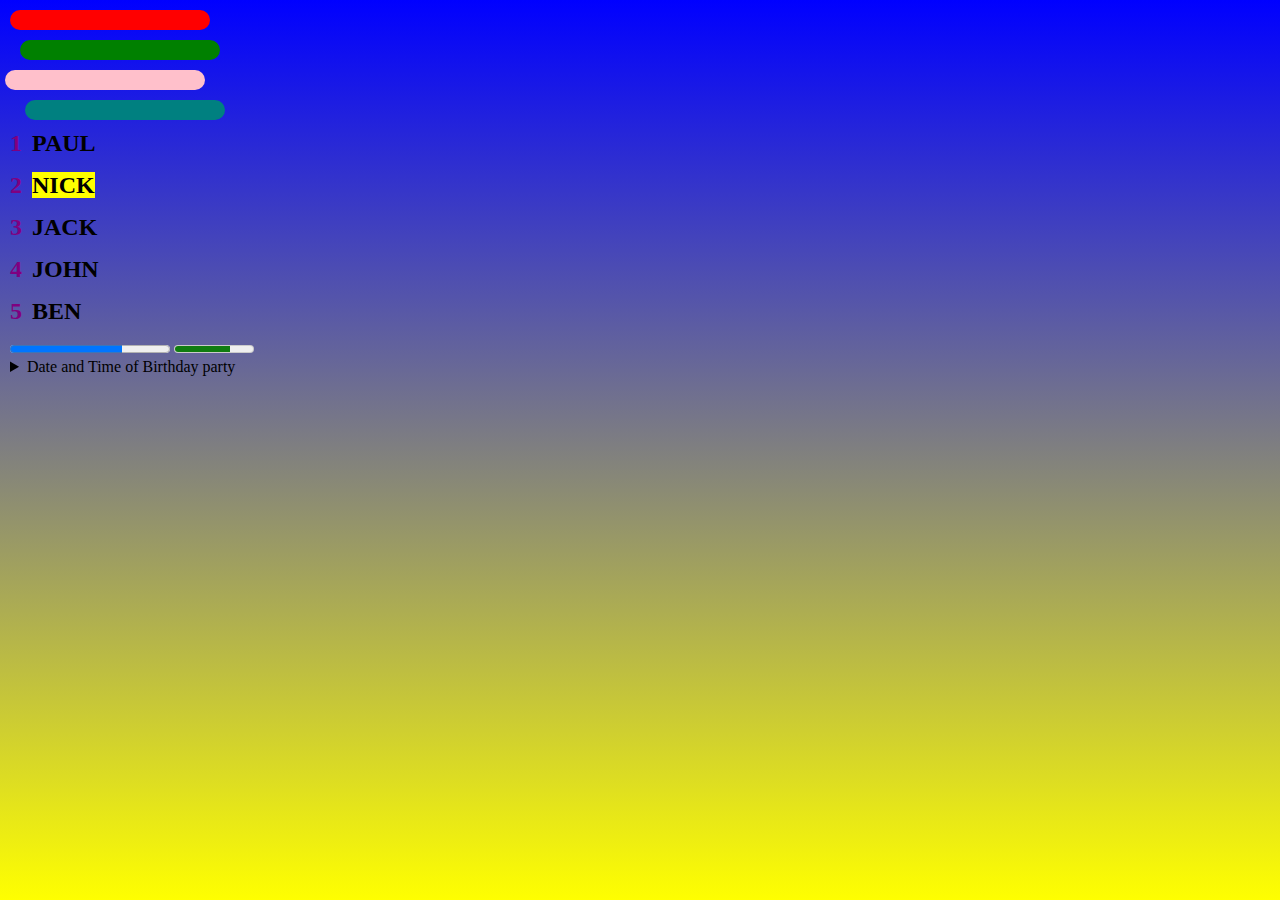
<file: Blended/index.html>
<!DOCTYPE html>
<html lang="en">
  <head>
    <meta charset="UTF-8" />
    <meta http-equiv="X-UA-Compatible" content="IE=edge" />
    <meta name="viewport" content="width=device-width, initial-scale=1.0" />
    <!-- <link rel="stylesheet" href="../InlineBlocks_2/css/normalize.css"> -->
    <link rel="stylesheet" href="css/styles.css" />
    <title>practice</title>
  </head>
  <body>
    <div class="shadow"></div>
    <div class="list">
      <h2 class="name">Paul</h2>
      <h2 class="name"><mark>Nick</mark></h2>
      <h2 class="name">Jack</h2>
      <h2 class="name">John</h2>
      <h2 class="name">Ben</h2>
    </div>
    <progress value="70" max="100">70%</progress>
    <meter value="70" max="100">70%</meter>

    <details>
      <summary>Date and Time of Birthday party</summary>
      <time datatime="1980-01-01 00:00"> Party 01.01.1980 at 00:00 </time>
    </details>
  </body>
</html>
</file>
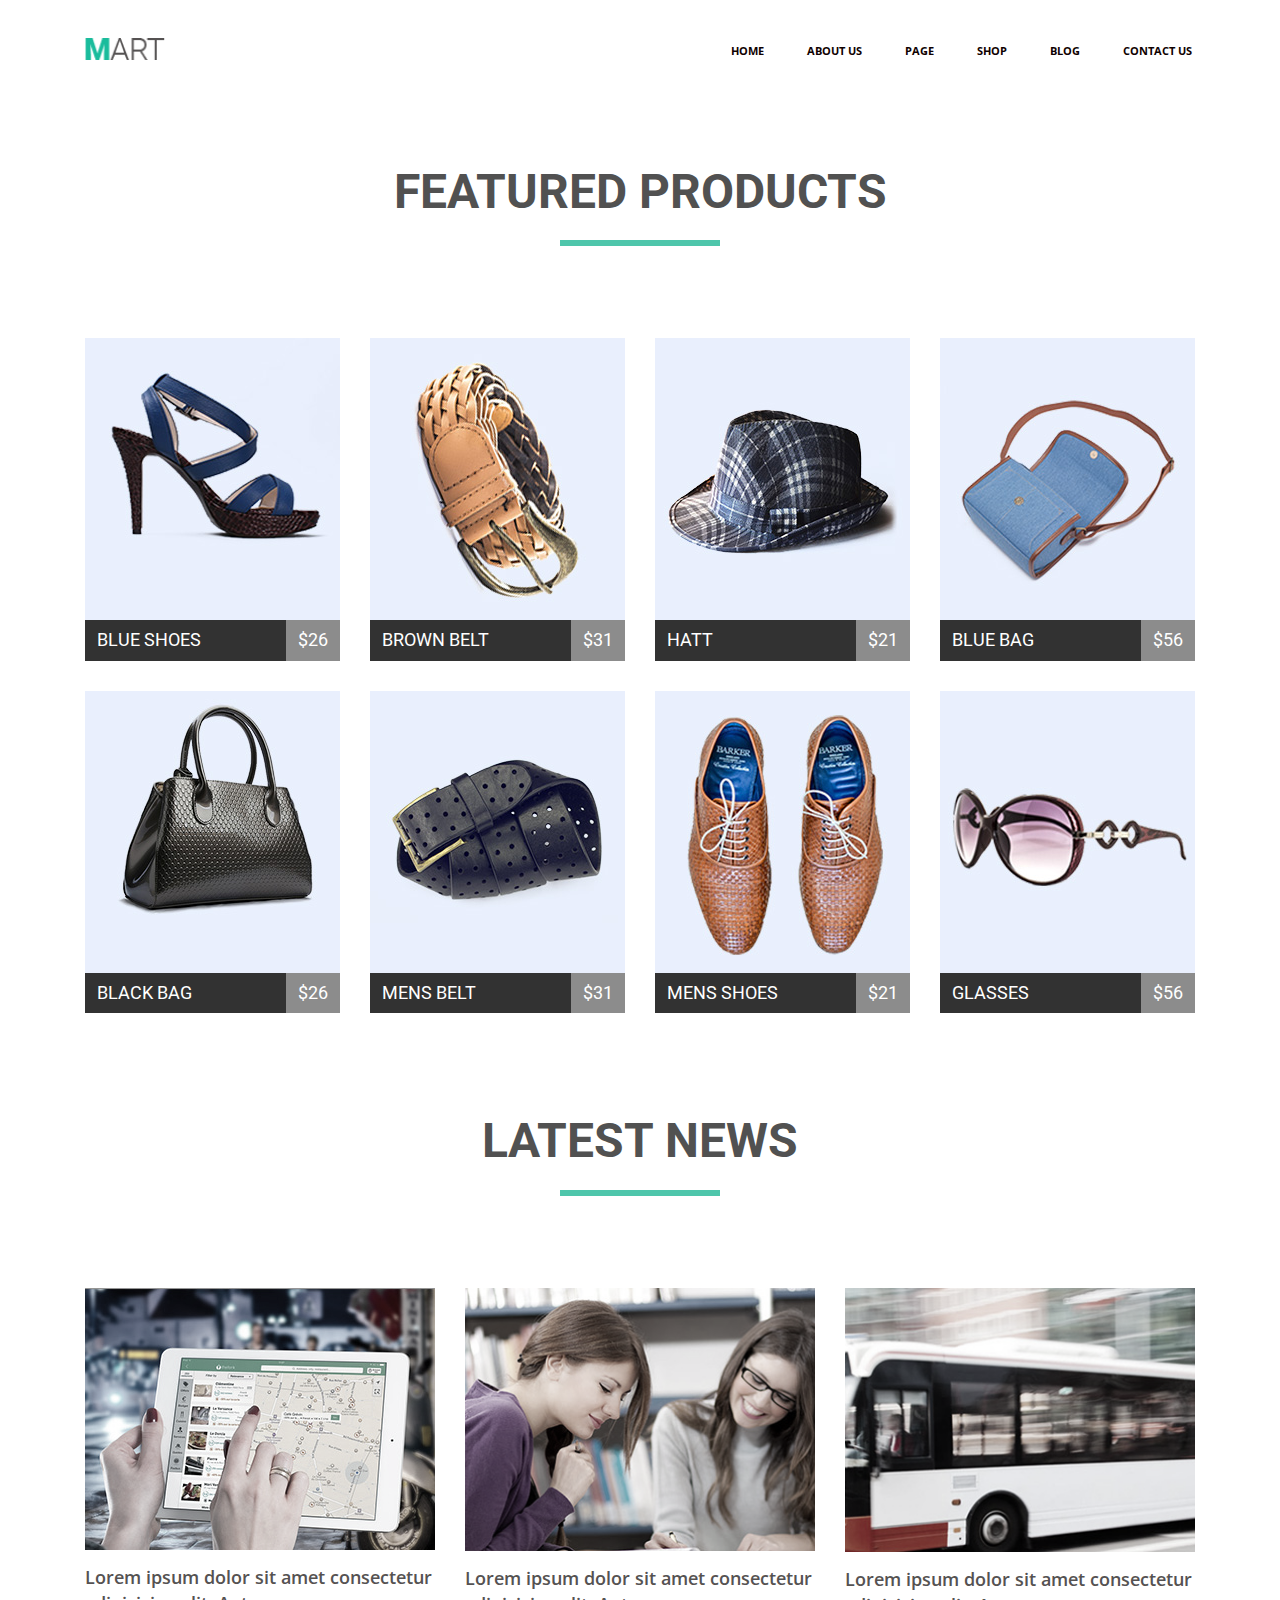
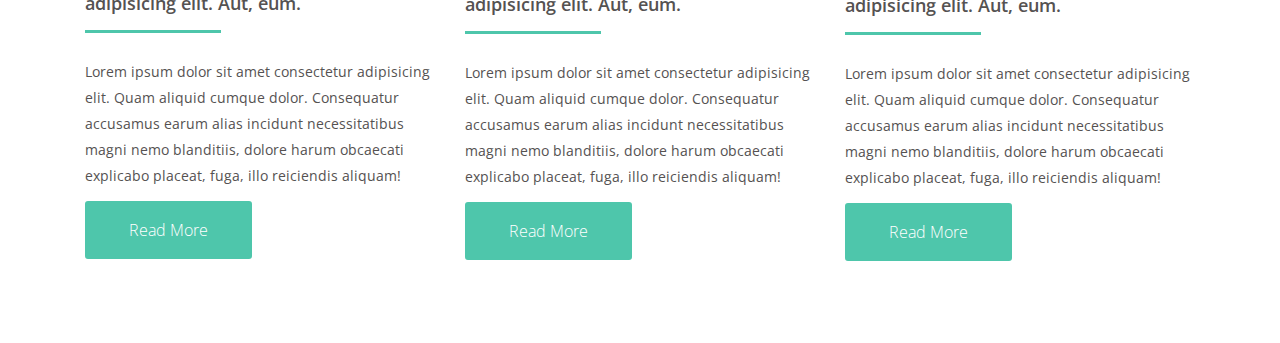
<file: Floats_3/index.html>
<!DOCTYPE html>
<html lang="en">
  <head>
    <meta charset="UTF-8" />
    <meta http-equiv="X-UA-Compatible" content="IE=edge" />
    <meta name="viewport" content="width=device-width, initial-scale=1.0" />
    <link rel="stylesheet" href="css/normalize.css" />
    <link
      href="https://fonts.googleapis.com/css2?family=Open+Sans:wght@400;600;700&family=Ubuntu:wght@300&display=swap"
      rel="stylesheet"
    />
    <link
      href="https://fonts.googleapis.com/css2?family=Roboto:wght@900&display=swap"
      rel="stylesheet"
    />
    <link rel="stylesheet" href="css/styles.css" />
    <title>Floats</title>
  </head>
  <body>
    <header class="header">
      <nav class="wrapper clearfix">
        <a href="#" class="site-logo">
          <img
            src="./img/logo.png"
            alt="LOGO"
            class="img"
            width="80"
            height="22"
          />
        </a>
        <ul class="nav-menu clearfix">
          <li class="menu-item"><a href="#" class="menu-item-link">home</a></li>
          <li class="menu-item">
            <a href="#" class="menu-item-link">about us</a>
          </li>
          <li class="menu-item"><a href="#" class="menu-item-link">page</a></li>
          <li class="menu-item"><a href="#" class="menu-item-link">shop</a></li>
          <li class="menu-item"><a href="#" class="menu-item-link">blog</a></li>
          <li class="menu-item">
            <a href="#" class="menu-item-link">contact us</a>
          </li>
        </ul>
      </nav>
    </header>
    <main>
      <section class="wrapper products">
        <h2 class="section-name">featured products</h2>
        <ul class="product-list clearfix">
          <li class="list-item">
            <img
              src="img/woman_shoe.jpg"
              alt="item photo"
              class="img"
              width="255"
              height="282"
            />
            <div class="descr-box">
              <p class="product-name descr">blue shoes</p>
              <p class="product-price descr">26</p>
            </div>
          </li>
          <li class="list-item">
            <img
              src="img/belt.jpg"
              alt="item photo"
              class="img"
              width="255"
              height="282"
            />
            <div class="descr-box">
              <p class="product-name descr">brown belt</p>
              <p class="product-price descr">31</p>
            </div>
          </li>
          <li class="list-item">
            <img
              src="img/hatt.jpg"
              alt="item photo"
              class="img"
              width="255"
              height="282"
            />
            <div class="descr-box">
              <p class="product-name descr">hatt</p>
              <p class="product-price descr">21</p>
            </div>
          </li>
          <li class="list-item">
            <img
              src="img/handbag.jpg"
              alt="item photo"
              class="img"
              width="255"
              height="282"
            />
            <div class="descr-box">
              <p class="product-name descr">blue bag</p>
              <p class="product-price descr">56</p>
            </div>
          </li>
          <li class="list-item">
            <img
              src="img/blackbag.jpg"
              alt="item photo"
              class="img"
              width="255"
              height="282"
            />
            <div class="descr-box">
              <p class="product-name descr">black bag</p>
              <p class="product-price descr">26</p>
            </div>
          </li>
          <li class="list-item">
            <img
              src="img/belt2.jpg"
              alt="item photo"
              class="img"
              width="255"
              height="282"
            />
            <div class="descr-box">
              <p class="product-name descr">mens belt</p>
              <p class="product-price descr">31</p>
            </div>
          </li>
          <li class="list-item">
            <img
              src="img/shoes.jpg"
              alt="item photo"
              class="img"
              width="255"
              height="282"
            />
            <div class="descr-box">
              <p class="product-name descr">mens shoes</p>
              <p class="product-price descr">21</p>
            </div>
          </li>
          <li class="list-item">
            <img
              src="img/glasses.jpg"
              alt="item photo"
              class="img"
              width="255"
              height="282"
            />
            <div class="descr-box">
              <p class="product-name descr">glasses</p>
              <p class="product-price descr">56</p>
            </div>
          </li>
        </ul>
      </section>
      <section class="wrapper news">
        <h2 class="section-name">latest news</h2>
        <ul class="news-list clearfix">
          <li class="news-item">
            <img
              src="img/tab.jpg"
              alt="news photo"
              class="img news-img"
              width="350"
              height="262"
            />
            <h3 class="title">
              Lorem ipsum dolor sit amet consectetur adipisicing elit. Aut, eum.
            </h3>
            <p class="text">
              Lorem ipsum dolor sit amet consectetur adipisicing elit. Quam
              aliquid cumque dolor. Consequatur accusamus earum alias incidunt
              necessitatibus magni nemo blanditiis, dolore harum obcaecati
              explicabo placeat, fuga, illo reiciendis aliquam!
            </p>
            <button class="button">Read More</button>
          </li>
          <li class="news-item">
            <img
              src="img/girls.jpg"
              alt="news photo"
              class="img news-img"
              width="350"
              height="262"
            />
            <h3 class="title">
              Lorem ipsum dolor sit amet consectetur adipisicing elit. Aut, eum.
            </h3>
            <p class="text">
              Lorem ipsum dolor sit amet consectetur adipisicing elit. Quam
              aliquid cumque dolor. Consequatur accusamus earum alias incidunt
              necessitatibus magni nemo blanditiis, dolore harum obcaecati
              explicabo placeat, fuga, illo reiciendis aliquam!
            </p>
            <button class="button">Read More</button>
          </li>
          <li class="news-item">
            <img
              src="img/bus.jpg"
              alt="news photo"
              class="img news-img"
              width="350"
              height="262"
            />
            <h3 class="title">
              Lorem ipsum dolor sit amet consectetur adipisicing elit. Aut, eum.
            </h3>
            <p class="text">
              Lorem ipsum dolor sit amet consectetur adipisicing elit. Quam
              aliquid cumque dolor. Consequatur accusamus earum alias incidunt
              necessitatibus magni nemo blanditiis, dolore harum obcaecati
              explicabo placeat, fuga, illo reiciendis aliquam!
            </p>
            <button class="button">Read More</button>
          </li>
        </ul>
      </section>
    </main>
  </body>
</html>
</file>
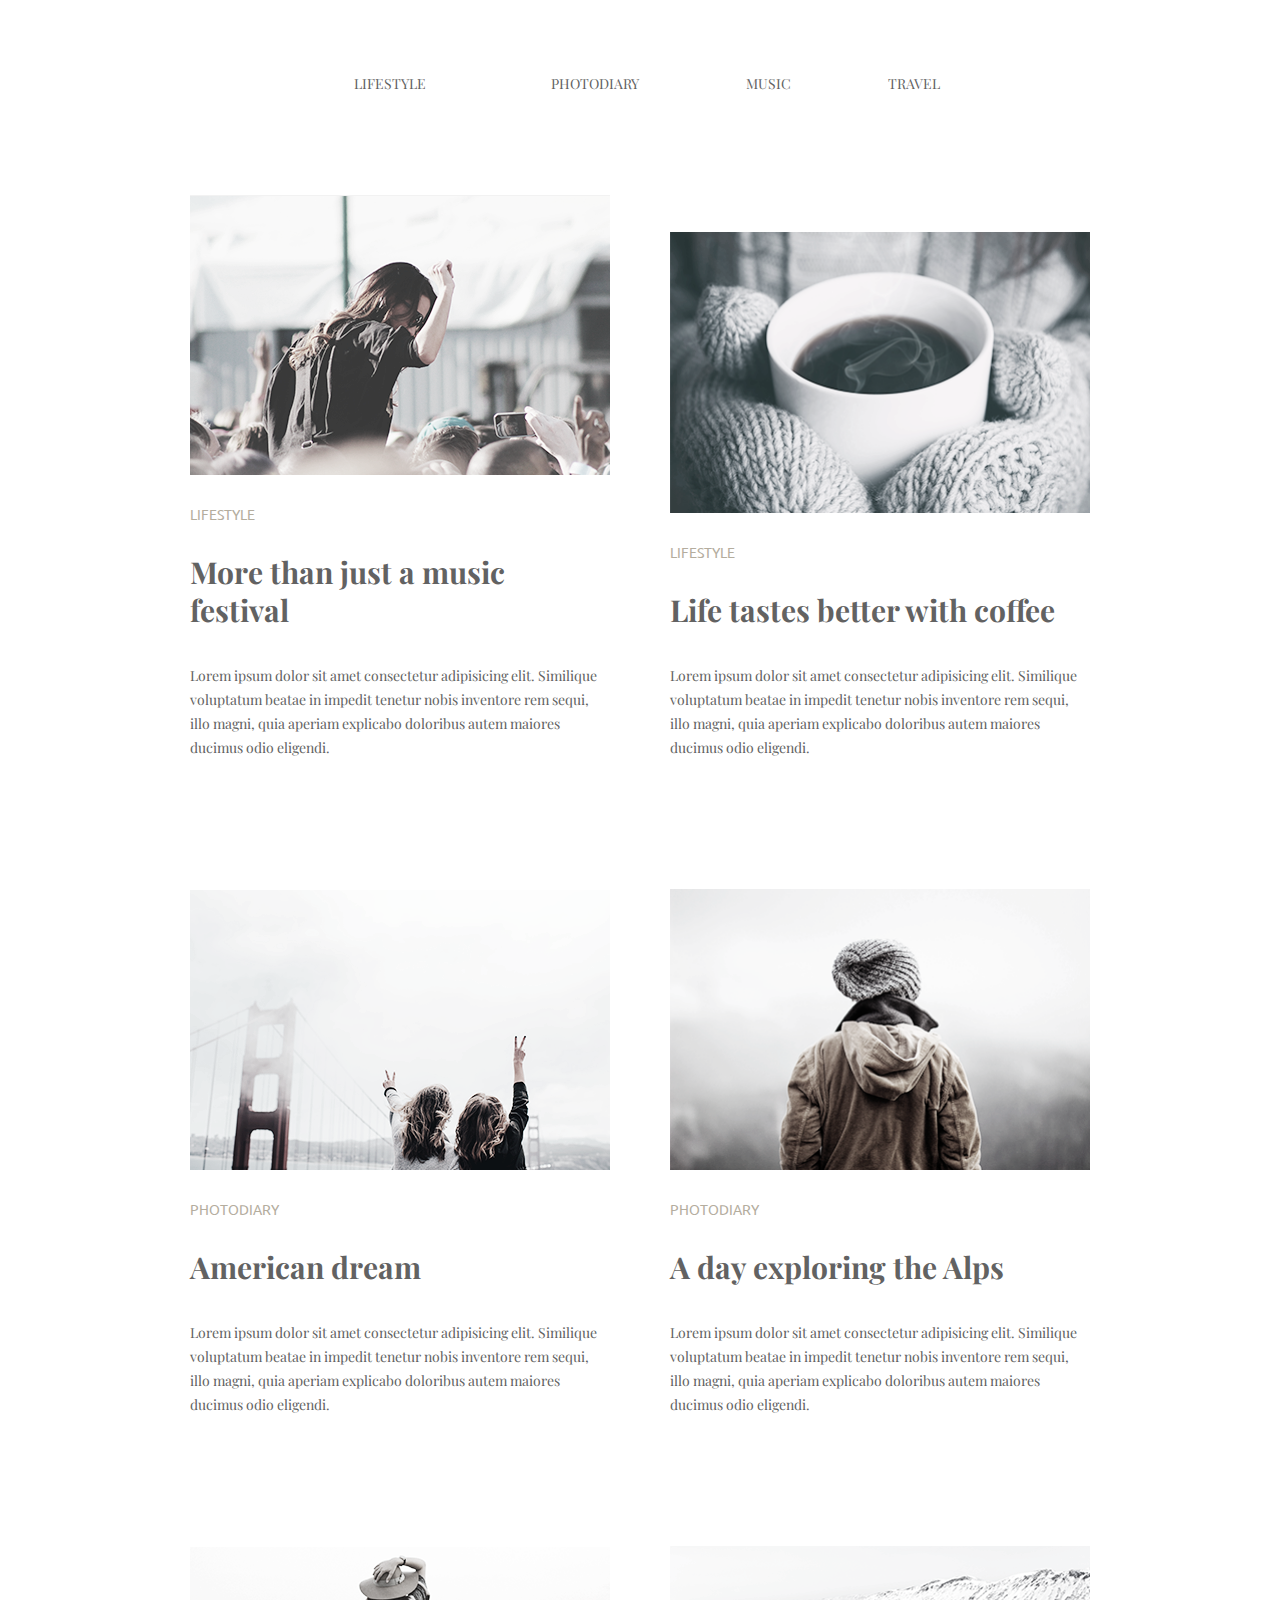
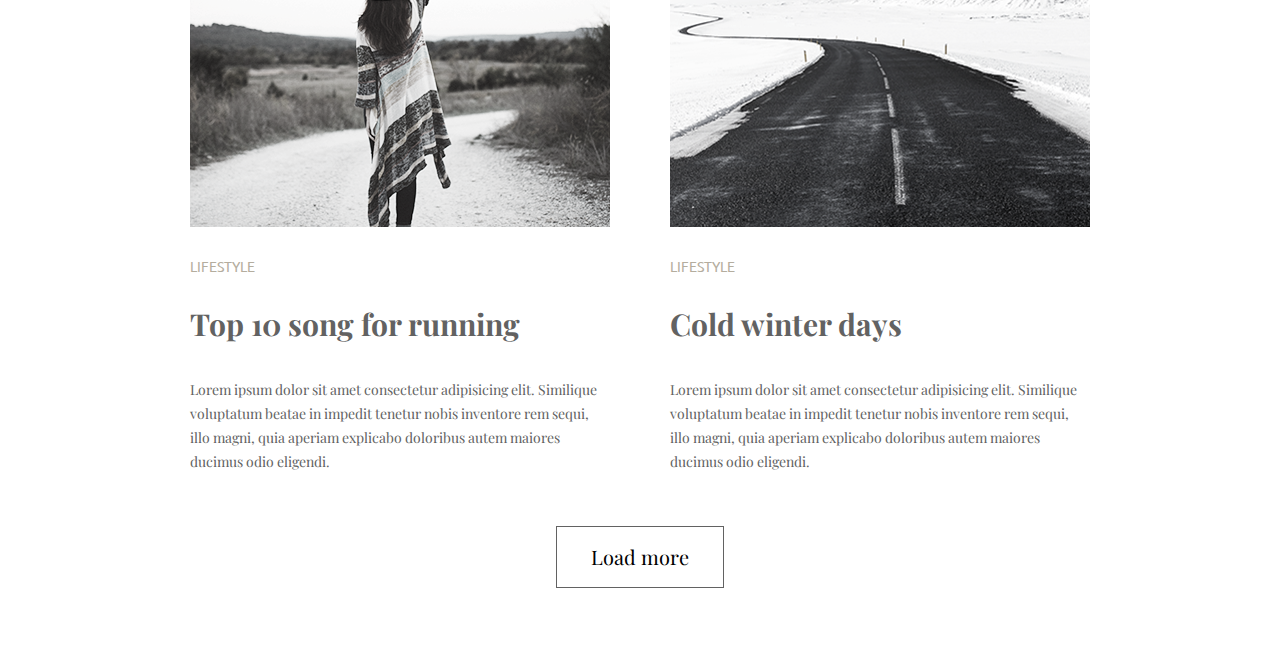
<file: InlineBlocks_2/index.html>
<!DOCTYPE html>
<html lang="en">
  <head>
    <meta charset="UTF-8" />
    <meta http-equiv="X-UA-Compatible" content="IE=edge" />
    <meta name="viewport" content="width=device-width, initial-scale=1.0" />
    <link rel="stylesheet" href="css/normalize.css" />
    <link
      href="https://fonts.googleapis.com/css2?family=Playfair+Display&display=swap"
      rel="stylesheet"
    />
    <link
      href="https://fonts.googleapis.com/css2?family=Ubuntu:wght@300&display=swap"
      rel="stylesheet"
    />
    <link rel="stylesheet" href="css/styles.css" />
    <title>Inline Blocks</title>
  </head>
  <body>
    <header class="page-header">
      <nav class="container">
        <ul class="site-nav">
          <li class="nav-item"><a href="#">lifestyle</a></li>
          <li class="nav-item"><a href="#">photodiary</a></li>
          <li class="nav-item"><a href="#">music</a></li>
          <li class="nav-item"><a href="#">travel</a></li>
        </ul>
      </nav>
    </header>
    <main class="main-section container">
      <h1 class="visually-hidden">our main section</h1>
      <ul class="main-list">
        <li class="list-item">
          <img
            src="../1/img/woman.png"
            alt="woman"
            width="420"
            height="280"
            class="img"
          />
          <p class="list-item-title">lifestyle</p>
          <h2 class="list-item-name">More than just a music festival</h2>
          <p class="list-item-descr">
            Lorem ipsum dolor sit amet consectetur adipisicing elit. Similique
            voluptatum beatae in impedit tenetur nobis inventore rem sequi, illo
            magni, quia aperiam explicabo doloribus autem maiores ducimus odio
            eligendi.
          </p>
        </li>
        <li class="list-item">
          <img
            src="../1/img/coffee.png"
            alt="coffee"
            width="420"
            height="280"
            class="img"
          />
          <p class="list-item-title">lifestyle</p>
          <h2 class="list-item-name">Life tastes better with coffee</h2>
          <p class="list-item-descr">
            Lorem ipsum dolor sit amet consectetur adipisicing elit. Similique
            voluptatum beatae in impedit tenetur nobis inventore rem sequi, illo
            magni, quia aperiam explicabo doloribus autem maiores ducimus odio
            eligendi.
          </p>
        </li>
        <li class="list-item">
          <img
            src="../1/img/bridge.png"
            alt="bridge"
            width="420"
            height="280"
            class="img"
          />
          <p class="list-item-title">photodiary</p>
          <h2 class="list-item-name">American dream</h2>
          <p class="list-item-descr">
            Lorem ipsum dolor sit amet consectetur adipisicing elit. Similique
            voluptatum beatae in impedit tenetur nobis inventore rem sequi, illo
            magni, quia aperiam explicabo doloribus autem maiores ducimus odio
            eligendi.
          </p>
        </li>
        <li class="list-item">
          <img
            src="../1/img/man.png"
            alt="man"
            width="420"
            height="280"
            class="img"
          />
          <p class="list-item-title">photodiary</p>
          <h2 class="list-item-name">A day exploring the Alps</h2>
          <p class="list-item-descr">
            Lorem ipsum dolor sit amet consectetur adipisicing elit. Similique
            voluptatum beatae in impedit tenetur nobis inventore rem sequi, illo
            magni, quia aperiam explicabo doloribus autem maiores ducimus odio
            eligendi.
          </p>
        </li>
        <li class="list-item">
          <img
            src="../1/img/girl_with_hatt.png"
            alt="girl_with_hatt"
            width="420"
            height="280"
            class="img"
          />
          <p class="list-item-title">lifestyle</p>
          <h2 class="list-item-name">Top 10 song for running</h2>
          <p class="list-item-descr">
            Lorem ipsum dolor sit amet consectetur adipisicing elit. Similique
            voluptatum beatae in impedit tenetur nobis inventore rem sequi, illo
            magni, quia aperiam explicabo doloribus autem maiores ducimus odio
            eligendi.
          </p>
        </li>
        <li class="list-item">
          <img
            src="../1/img/road.png"
            alt="road"
            width="420"
            height="280"
            class="img"
          />
          <p class="list-item-title">lifestyle</p>
          <h2 class="list-item-name">Cold winter days</h2>
          <p class="list-item-descr">
            Lorem ipsum dolor sit amet consectetur adipisicing elit. Similique
            voluptatum beatae in impedit tenetur nobis inventore rem sequi, illo
            magni, quia aperiam explicabo doloribus autem maiores ducimus odio
            eligendi.
          </p>
        </li>
      </ul>
    </main>
    <div class="button-wrapper"><button class="button">Load more</button></div>
  </body>
</html>
</file>
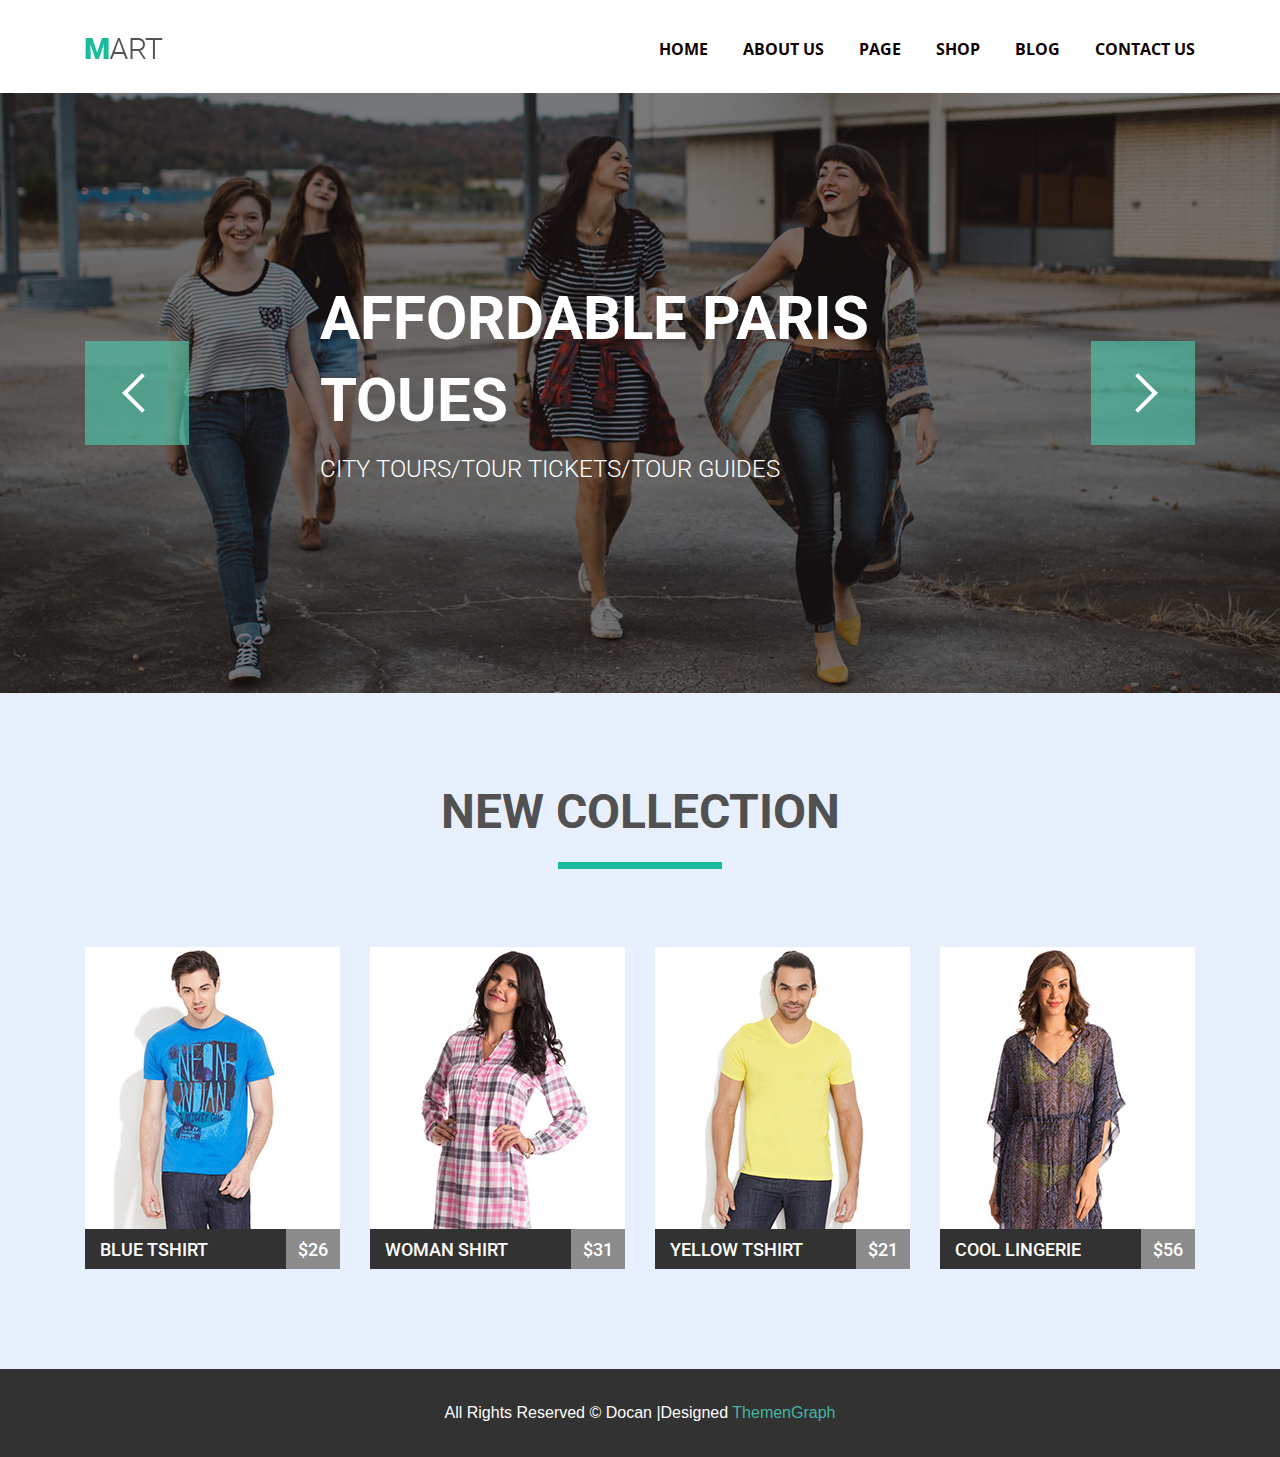
<file: Positioning_4/index.html>
<!DOCTYPE html>
<html lang="en">
  <head>
    <meta charset="UTF-8" />
    <meta http-equiv="X-UA-Compatible" content="IE=edge" />
    <meta name="viewport" content="width=device-width, initial-scale=1.0" />
    <link rel="stylesheet" href="../InlineBlocks_2/css/normalize.css" />
    <link
      href="https://fonts.googleapis.com/css2?family=Open+Sans:wght@400;600;700&family=Ubuntu:wght@300&display=swap"
      rel="stylesheet"
    />
    <link
      href="https://fonts.googleapis.com/css2?family=Roboto:wght@300;400;500;900&display=swap"
      rel="stylesheet"
    />
    <link rel="stylesheet" href="css/styles.css" />
    <title>Positioning</title>
  </head>
  <body>
    <header class="header">
      <nav class="wrapper clearfix">
        <a href="#" class="site-logo">
          <img
            src="../Floats_3/img/logo.png"
            alt="LOGO"
            class="img"
            width="78"
            height="21"
          />
        </a>
        <ul class="nav-menu clearfix">
          <li class="menu-item">
            <a href="#" class="menu-item-link">home</a>
          </li>
          <li class="menu-item">
            <a href="#" class="menu-item-link">about us</a>
          </li>
          <li class="menu-item">
            <a href="#" class="menu-item-link">page</a>
          </li>
          <li class="menu-item">
            <a href="#" class="menu-item-link">shop</a>
          </li>
          <li class="menu-item">
            <a href="#" class="menu-item-link">blog</a>
          </li>
          <li class="menu-item">
            <a href="#" class="menu-item-link">contact us</a>
          </li>
        </ul>
      </nav>
    </header>
    <main class="main-section">
      <div class="slider">
        <ul class="slider-list">
          <li class="slider-item">
            <img src="img/girls.png" class="slider-img" alt="girls" />
            <div class="descr">
              <h3 class="slider-title">affordable paris toues</h3>
              <p class="slider-text">city tours/tour tickets/tour guides</p>
            </div>
          </li>
        </ul>
        <div class="btn-wrapper wrapper">
          <button class="slider-ctrl slider-ctrl-prev"></button>
          <button class="slider-ctrl slider-ctrl-next"></button>
        </div>
      </div>
      <section class="wrapper collection">
        <h2 class="section-title">new collection</h2>
        <ul class="collection-list">
          <li class="collection-item">
            <img
              src="img/img-1.jpg"
              alt="blue tshirt"
              width="255"
              height="322"
              class="item-img"
            />
            <div class="icon-box">
              <ul class="top-level-list">
                <li class="top-icon-item icon-like"></li>
                <li class="top-icon-item icon-arrow"></li>
                <li class="top-icon-item icon-clock"></li>
              </ul>
              <button class="bottom-icon"><span>add to cart</span></button>
            </div>
            <div class="item-descr">
              <p class="item-name">blue tshirt</p>
              <p class="item-price"><span>&#36;</span>26</p>
            </div>
          </li>
          <li class="collection-item">
            <img
              src="img/img-2.jpg"
              alt="woman shirt"
              width="255"
              height="322"
              class="item-img"
            />
            <div class="icon-box">
              <ul class="top-level-list">
                <li class="top-icon-item icon-like"></li>
                <li class="top-icon-item icon-arrow"></li>
                <li class="top-icon-item icon-clock"></li>
              </ul>
              <button class="bottom-icon"><span>add to cart</span></button>
            </div>

            <div class="item-descr">
              <p class="item-name">woman shirt</p>
              <p class="item-price"><span>&#36;</span>31</p>
            </div>
          </li>
          <li class="collection-item">
            <img
              src="img/img-3.jpg"
              alt="yellow tshirt"
              width="255"
              height="322"
              class="item-img"
            />
            <div class="icon-box">
              <ul class="top-level-list">
                <li class="top-icon-item icon-like"></li>
                <li class="top-icon-item icon-arrow"></li>
                <li class="top-icon-item icon-clock"></li>
              </ul>
              <button class="bottom-icon"><span>add to cart</span></button>
            </div>

            <div class="item-descr">
              <p class="item-name">yellow tshirt</p>
              <p class="item-price"><span>&#36;</span>21</p>
            </div>
          </li>
          <li class="collection-item">
            <img
              src="img/img-4.jpg"
              alt="cool lingerie"
              width="255"
              height="322"
              class="item-img"
            />
            <div class="icon-box">
              <ul class="top-level-list">
                <li class="top-icon-item icon-like"></li>
                <li class="top-icon-item icon-arrow"></li>
                <li class="top-icon-item icon-clock"></li>
              </ul>
              <button class="bottom-icon"><span>add to cart</span></button>
            </div>

            <div class="item-descr">
              <p class="item-name">cool lingerie</p>
              <p class="item-price"><span>&#36;</span>56</p>
            </div>
          </li>
        </ul>
      </section>
    </main>
    <footer class="site-footer">
      <p>
        all rights reserved <span>&copy;</span> docan <span>|</span>designed
        <span class="colored">themenGraph</span>
      </p>
    </footer>
  </body>
</html>
</file>
<file: Floats_3/css/styles.css>
:root {
  --line-col: #4ec6ab;
}

html {
  box-sizing: border-box;
}

*,
*::before,
*::after {
  box-sizing: inherit;
}

body {
  font-family: "Roboto", sans-serif;
}

.header {
  margin-top: 38px;
  margin-bottom: 100px;
}

.wrapper {
  width: 1110px;
  margin: 0 auto;
}

.site-logo {
  display: inline-block;
}

.img {
  display: block;
  max-width: 100%;
  height: auto;
}

.nav-menu {
  list-style: none;
  float: right;
  margin: 0;
  padding: 0;
  width: 464px;
  margin-top: 3px;
}

.menu-item {
  float: left;
  margin-right: 43px;
}

.menu-item:last-child {
  margin-right: 0;
}

.menu-item-link {
  font-family: "Open Sans", sans-serif;
  font-weight: 700;
  text-decoration: none;
  font-size: 11px;
  text-transform: uppercase;
  color: #0f0101;
}

.menu-item-link:hover,
.menu-item-link:focus {
  color: #29c0a3;
}

.clearfix::after {
  display: table;
  content: "";
  clear: both;
}

.section-name {
  margin: 0;
  padding: 0;
  text-align: center;
  text-transform: uppercase;
  color: #515151;
  font-size: 48px;
  margin-bottom: 92px;
}

.section-name::after {
  content: "";
  display: block;
  width: 160px;
  height: 6px;
  background-color: var(--line-col);
  margin: auto;
  margin-top: 21px;
}

.product-list {
  margin: 0;
  padding: 0;
  list-style: none;
}

.list-item {
  float: left;
}

.list-item:not(:nth-child(4n)) {
  margin-right: 30px;
}

.list-item:not(:nth-last-child(-n + 4)) {
  margin-bottom: 30px;
}

.list-item:hover .product-name {
  background-color: #1abc9c;
}

.list-item:hover .product-price {
  background-color: #7fd9c7;
}

.descr-box {
  height: 40px;
  color: #ffffff;
  text-transform: uppercase;
  font-size: 18px;
}

.product-name {
  width: 201px;
  background-color: #323232;
}

.product-price {
  width: 54px;
  background-color: #8c8c8c;
}

.product-price::before {
  content: "\0024";
}

.descr {
  float: left;
  margin: 0;
  padding: 10px 0 10px 12px;
}

.products {
  margin-bottom: 100px;
}

.news-list {
  list-style: none;
  margin: 0;
  padding: 0;
  font-family: "Open Sans", sans-serif;
  color: #555252;
}

.news-item {
  width: 350px;
  float: left;
}

.news-item:not(:nth-child(3n)) {
  margin-right: 30px;
}

.news-item:not(:nth-last-child(-n + 3)) {
  margin-bottom: 30px;
}

.news-item:hover .news-img {
  filter: grayscale(0);
}

.news-img {
  margin-bottom: 14px;
  filter: grayscale(0.7);
}

.title {
  margin: 0;
  padding: 0;
  font-size: 18px;
  line-height: 26px;
  font-weight: 600;
  margin-bottom: 26px;
}

.title::after {
  content: "";
  display: block;
  width: 136px;
  height: 3px;
  background-color: var(--line-col);
  margin-top: 14px;
}

.text {
  margin: 0;
  padding: 0;
  font-size: 14px;
  line-height: 26px;
  font-weight: 400;
  margin-bottom: 12px;
}

.button {
  background-color: var(--line-col);
  border: 2px solid var(--line-col);
  border-radius: 3px;
  color: #ffffff;
  font-size: 16px;
  line-height: 26px;
  font-weight: 300;
  padding: 14px 42px;
}

.news {
  margin-bottom: 82px;
}
</file>
<file: InlineBlocks_2/css/styles.css>
body {
  font-family: "Playfair Display", serif;
  color: #626262;
}

.container {
  width: 900px;
  margin: 0 auto;
}

.visually-hidden:not(:focus):not(:active),
input[type="checkbox"].visually-hidden,
input[type="radio"].visually-hidden {
  position: absolute;
  width: 1px;
  height: 1px;
  margin: -1px;
  border: 0;
  padding: 0;
  white-space: nowrap;
  clip-path: inset(100%);
  clip: rect(0 0 0 0);
  overflow: hidden;
}

.site-nav {
  list-style: none;
  margin: 0;
  padding: 0;
  font-size: 14px;
  line-height: 24px;
  text-transform: uppercase;
  padding: 72px 0;
}

.nav-item {
  display: inline-block;
}

.nav-item:first-child {
  margin-left: 164px;
  margin-right: 122px;
}

.nav-item:nth-child(2n) {
  margin-right: 104px;
}

.nav-item:nth-child(3n) {
  margin-right: 94px;
}

.nav-item a {
  text-decoration: none;
  color: #626262;
}

.nav-item a:hover,
.nav-item a:focus {
  color: #03a9f4;
}

.page-header {
  margin-bottom: 27px;
}

.main-list {
  list-style: none;
  margin: 0;
  padding: 0;
  font-size: 0;
}

.img {
  display: block;
  height: auto;
  max-width: 100%;
  margin-bottom: 30px;
}

.list-item {
  width: 420px;
  display: inline-block;
}

.list-item:nth-child(2n + 1) {
  margin-right: 60px;
}

.list-item:not(:nth-last-child(-n + 2)) {
  margin-bottom: 129px;
}

.list-item-title {
  font-family: "Ubuntu", sans-serif;
  text-transform: uppercase;
  color: #b4ad9e;
  margin: 0;
  padding: 0;
  font-size: 14px;
  line-height: 18px;
  margin-bottom: 30px;
}

.list-item-name {
  margin: 0;
  padding: 0;
  font-size: 30px;
  line-height: 38px;
  margin-bottom: 35px;
}

.list-item-descr {
  margin: 0;
  padding: 0;
  font-size: 14px;
  line-height: 24px;
}

.main-section {
  margin-bottom: 52px;
}

.button-wrapper {
  text-align: center;
  margin-bottom: 70px;
}

.button {
  border: 1px solid rgb(98, 98, 98);
  font-size: 20px;
  line-height: 24px;
  padding: 18px 34px;
  background-color: #fff;
  cursor: pointer;
}
</file>
<file: Positioning_4/css/styles.css>
:root {
  --main-green: #1abc9c;
}

html {
  box-sizing: border-box;
}

*,
*::before,
*::after {
  box-sizing: inherit;
}

.header {
  margin-top: 38px;
  margin-bottom: 30px;
}

.wrapper {
  max-width: 1110px;
  margin: 0 auto;
}

.site-logo {
  /* float: left; */
  display: inline-block;
}

.img {
  display: block;
  max-width: 100%;
  height: auto;
}

.clearfix::after {
  display: table;
  content: "";
  clear: both;
}

.nav-menu {
  list-style: none;
  float: right;
  margin: 0;
  padding: 0;
  margin-top: 2px;
}

.menu-item {
  float: left;
}

.menu-item:not(:last-child) {
  margin-right: 35px;
}

.menu-item-link {
  text-decoration: none;
  color: #0f0101;
  font-family: "Open Sans", sans-serif;
  font-weight: 700;
  text-transform: uppercase;
  display: block;
}

.menu-item-link:hover,
.menu-item-link:focus {
  color: var(--main-green);
}

.slider {
  position: relative;
  height: 600px;
  background-color: rgb(0, 0, 2);
  margin-bottom: 102px;
}

.slider-list {
  list-style: none;
  margin: 0;
  padding: 0;
}

.slider-img {
  height: 600px;
  width: 100%;
  object-fit: cover;
  opacity: 0.522;
}

.btn-wrapper {
  position: absolute;
  width: 100%;
  height: 100%;
  left: 50%;
  top: 0;
  transform: translateX(-50%);
}

.slider-ctrl {
  position: absolute;
  display: inline-block;
  width: 104px;
  height: 104px;
  background-color: rgb(78, 198, 171, 0.651);
  border: none;
  top: 50%;
  transform: translateY(-50%);
}

.slider-ctrl:hover,
.slider-ctrl:focus {
  background-color: var(--main-green);
}

.slider-ctrl-next {
  right: 0;
}

.slider-ctrl-next::before,
.slider-ctrl-prev::before {
  position: absolute;
  top: 50%;
  content: "";
  display: inline-block;
  width: 28px;
  height: 28px;
  border-top: 4px solid #fff;
  border-right: 4px solid #fff;
  opacity: 1;
}

.slider-ctrl-next::before {
  left: 45%;
  transform: translate(-50%, -50%) rotate(45deg);
}

.slider-ctrl-prev::before {
  left: 55%;
  transform: translate(-50%, -50%) rotate(225deg);
}

.descr {
  max-width: 760px;
  position: absolute;
  top: 49%;
  left: 50%;
  transform: translate(-50%, -50%);
  color: #fff;
  text-transform: uppercase;
  font-family: "Roboto", sans-serif;
}

.slider-title {
  margin: 0;
  padding: 0;
  font-size: 60px;
  line-height: 82px;
}

.slider-text {
  margin: 0;
  padding: 0;
  font-size: 24px;
  line-height: 54px;
  font-weight: 300;
}

.main-section {
  background-color: #e9f0fd;
  padding-bottom: 100px;
}

.collection {
  text-align: center;
  font-size: 0;
  font-family: "Roboto", sans-serif;
  text-transform: uppercase;
}

.collection-list {
  list-style: none;
  margin: 0;
  padding: 0;
}

.collection-item {
  display: inline-block;
  position: relative;
}

.collection-item::before {
  content: "";
  position: absolute;
  width: 236px;
  height: 262px;
  top: 10px;
  left: 10px;
  background-color: rgb(0, 0, 0);
  opacity: 0;
  outline: 10px solid rgba(255, 255, 255, 0.549);
}

.collection-item:hover::before {
  opacity: 0.549;
}

.collection-item:not(:last-child) {
  margin-right: 30px;
}

.section-title {
  position: relative;
  font-size: 48px;
  color: #515151;
  line-height: 34px;
  margin: 0;
  margin-bottom: 118px;
}

.section-title::after {
  position: absolute;
  content: "";
  display: inline-block;
  width: 164px;
  height: 7px;
  background-color: var(--main-green);
  left: 50%;
  bottom: -40px;
  transform: translateX(-50%);
}

.item-descr {
  position: absolute;
  bottom: 0;
  font-size: 18px;
  font-weight: 500;
  color: #fff;
  margin: 0;
}

.item-name {
  background-color: #323232;
  float: left;
  width: 201px;
  height: 40px;
  margin: 0;
  padding: 11px 0 0 15px;
  text-align: left;
}

.item-price {
  vertical-align: middle;
  width: 54px;
  float: right;
  height: 40px;
  background-color: #8c8c8c;
  margin: 0;
  padding-top: 11px;
}

.collection-item:hover .item-price,
.collection-item:focus .item-price {
  background-color: #7fd9c7;
}

.collection-item:hover .item-name,
.collection-item:focus .item-name {
  background-color: var(--main-green);
}

.site-footer {
  font-family: "OpenSans", sans-serif;
  color: #fefefe;
  font-size: 16px;
  line-height: 28px;
  text-align: center;
  text-transform: capitalize;
  background-color: #323232;
}

.site-footer p {
  margin: 0;
  padding: 30px 0;
}

.colored {
  color: #45b6a1;
}

.icon-box {
  position: absolute;
  width: 166px;
  height: 107px;
  left: 50%;
  top: 90px;
  transform: translateX(-50%);
  opacity: 0;
}

.top-level-list {
  list-style: none;
  padding: 0;
  margin-bottom: 7px;
}

.top-icon-item {
  width: 50px;
  height: 50px;
  border: 1px solid #fff;
  display: inline-block;
  background-repeat: no-repeat;
  background-position: center;
}

.top-icon-item:not(:last-child) {
  margin-right: 8px;
}

.bottom-icon {
  position: relative;
  width: 166px;
  height: 50px;
  border: 1px solid #fff;
  background: #323232;
  font-size: 14px;
  line-height: 32px;
  font-family: "OpenSans", sans-serif;
  text-transform: uppercase;
  color: #fff;
  padding-left: 60px;
}

.icon-like {
  background-image: url(../img/icons/icon-like.png);
}

.icon-arrow {
  background-image: url(../img/icons/icon-arrow.png);
}

.icon-clock {
  background-image: url(../img/icons/icon-clock.png);
}

.bottom-icon::before {
  position: absolute;
  content: url(../img/icons/icon-basket.png);
  left: 12px;
}

.top-icon-item:hover {
  border: none;
  background-color: var(--main-green);
}

.collection-item:hover .icon-box {
  opacity: 1;
}
</file>
<file: Blended/css/styles.css>
body {
  box-sizing: border-box;
  /* background: teal; */
  background: linear-gradient(blue, yellow);
  min-height: 100vh;
  counter-reset: v;
  color: black;
  margin: 0;
  padding: 10px;
}

.shadow {
  width: 200px;
  height: 20px;
  background-color: red;
  border-radius: 10px;
  box-shadow: 10px 30px 0 green, -5px 60px 0 pink, 15px 90px 0 teal;
  margin-bottom: 100px;
}

.name {
  margin: 0;
  text-transform: uppercase;
  counter-increment: v;
  margin-bottom: 15px;
}

.name::before {
  content: counter(v);
  color: purple;
  margin-right: 10px;
}
</file>
